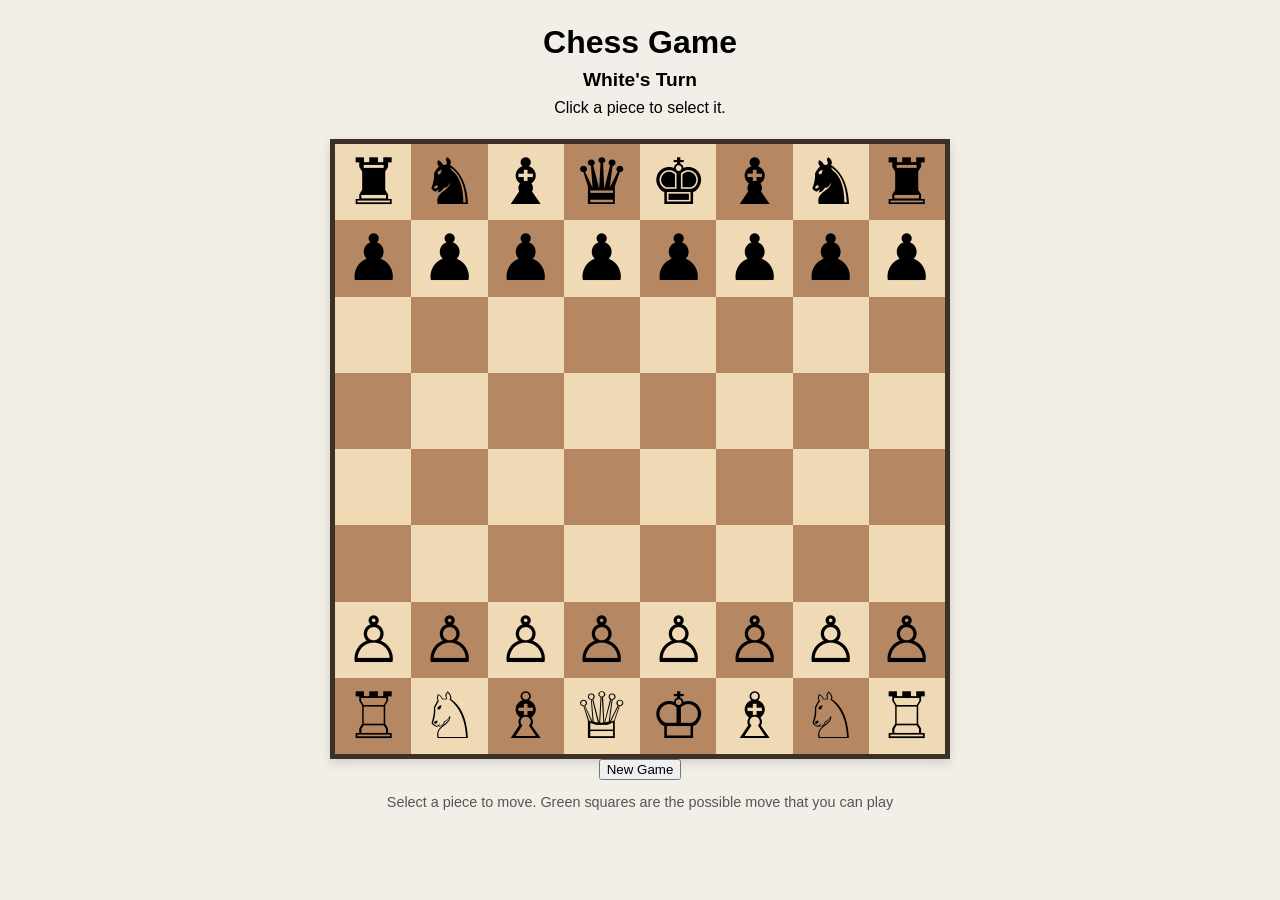
<file: Chess/index.html>
<!DOCTYPE html>
<html lang="en">

<head>
    <meta charset="UTF-8">
    <meta name="viewport" content="width=device-width, initial-scale=1.0">
    <title>Chess </title>
    <link rel="stylesheet" href="chess.css">
</head>

<body>
    <main class="game">
        <h1> Chess Game</h1>
        <p id="turnText">White's Turn</p>
        <p id="message"> Click a piece to select it.</p>

        <div id="board" class="board" aria-label="Chess Board"></div>
        <button id="resetButton">New Game </button>
        <p class="help"> Select a piece to move. Green squares are the possible move that you can play </p>
    </main>
    <script src="chess.js"></script>
</body>

</html>
</file>
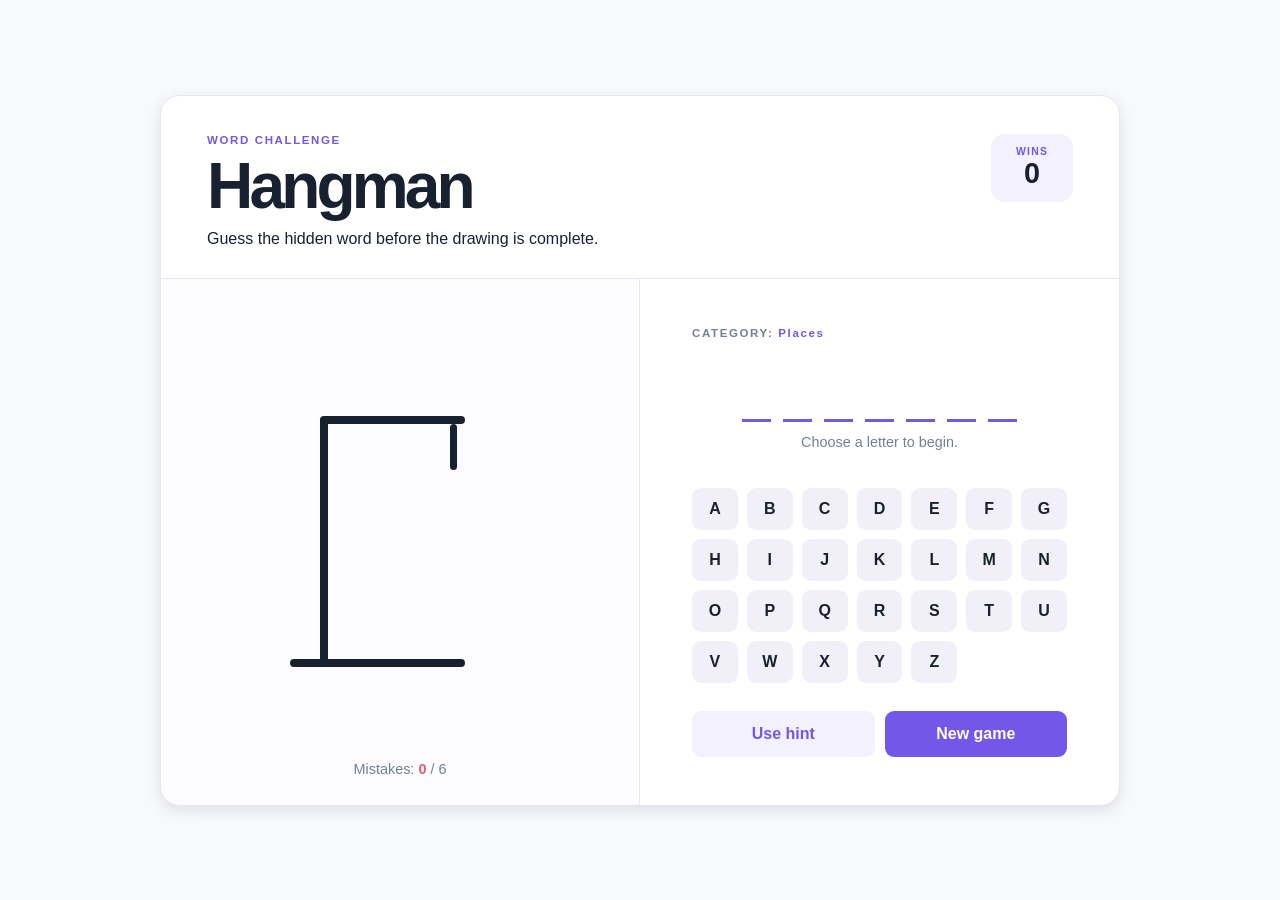
<file: Hang-Man/index.html>
<!DOCTYPE html>
<html lang="en">
<head>
  <meta charset="UTF-8" />
  <meta name="viewport" content="width=device-width, initial-scale=1.0" />
  <title>Hangman Challenge</title>
  <link rel="stylesheet" href="hang_man.css" >
</head>
<body>
  <main class="game-card">
    <header class="game-header">
      <div>
        <p class="eyebrow">WORD CHALLENGE</p>
        <h1>Hangman</h1>
        <p class="subtitle">Guess the hidden word before the drawing is complete.</p>
      </div>
      <div class="score-box" aria-label="Games won">
        <span>WINS</span>
        <strong id="wins">0</strong>
      </div>
    </header>

    <section class="game-area">
      <div class="hangman-panel" aria-label="Hangman drawing">
        <div class="gallows">
          <span class="beam"></span>
          <span class="rope"></span>
          <span class="post"></span>
          <span class="base"></span>
          <div class="figure">
            <span class="head body-part"></span>
            <span class="torso body-part"></span>
            <span class="arm-left body-part"></span>
            <span class="arm-right body-part"></span>
            <span class="leg-left body-part"></span>
            <span class="leg-right body-part"></span>
          </div>
        </div>
        <p class="mistakes">Mistakes: <strong id="mistakes">0</strong> / 6</p>
      </div>

      <div class="play-panel">
        <p class="category">CATEGORY: <span id="category">—</span></p>
        <div id="word" class="word" aria-live="polite"></div>
        <p id="status" class="status">Choose a letter to begin.</p>
        <div id="keyboard" class="keyboard" aria-label="Letter keyboard"></div>
        <div class="game-actions">
          <button id="hint" class="hint" type="button">Use hint</button>
          <button id="newGame" class="new-game" type="button">New game</button>
        </div>
      </div>
    </section>
  </main>
  <script src="hang_man.js"></script>
</body>
</html>
</file>
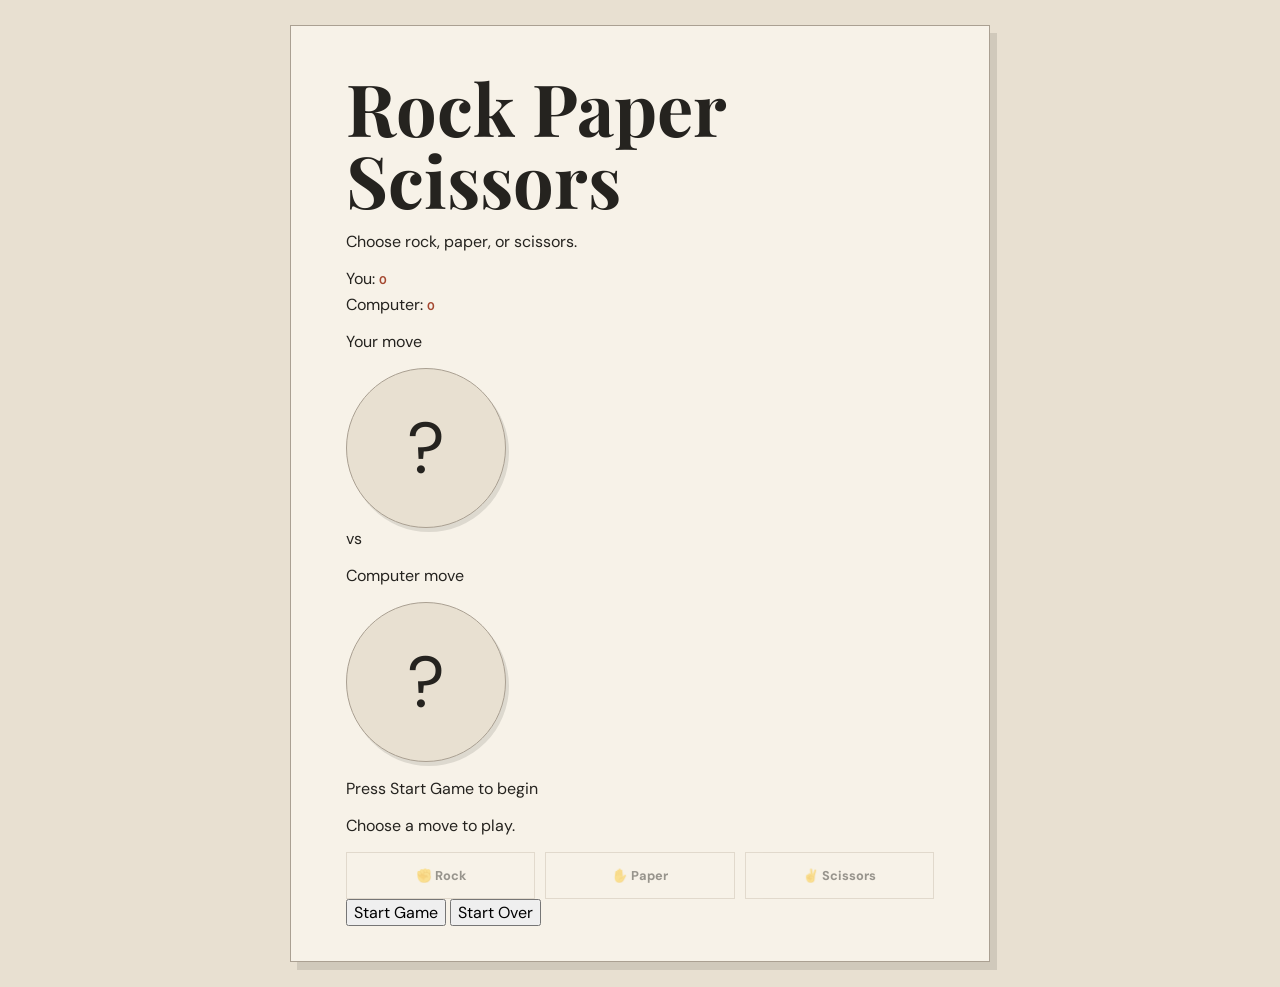
<file: Rock-Paper-Scissor/index.html>
<!DOCTYPE html>
<html>
<head>
    <title>Rock Paper Scissor</title>
    <link rel="stylesheet" href="rock_paper_scissor.css">
</head>
<body>
    <div class="game">
        <h1>Rock Paper Scissors</h1>
        <p>Choose rock, paper, or scissors.</p>

        <div class="score">
            <div>You: <span id="playerScore">0</span></div>
            <div>Computer: <span id="computerScore">0</span></div>
        </div>

        <div class="moves">
            <div>
                <p>Your move</p>
                <div class="hand" id="playerHand">?</div>
            </div>
            <div class="vs">vs</div>
            <div>
                <p>Computer move</p>
                <div class="hand" id="computerHand">?</div>
            </div>
        </div>

        <p id="result">Press Start Game to begin</p>
        <p id="message">Choose a move to play.</p>

        <div class="choices">
            <button class="choice" data-choice="rock" disabled>✊ Rock</button>
            <button class="choice" data-choice="paper" disabled>✋ Paper</button>
            <button class="choice" data-choice="scissors" disabled>✌️ Scissors</button>
        </div>

        <button id="startButton">Start Game</button>
        <button id="resetButton">Start Over</button>
    </div>

    <script src="rock_paper_scissor.js"></script>
</body>
</html>
</file>
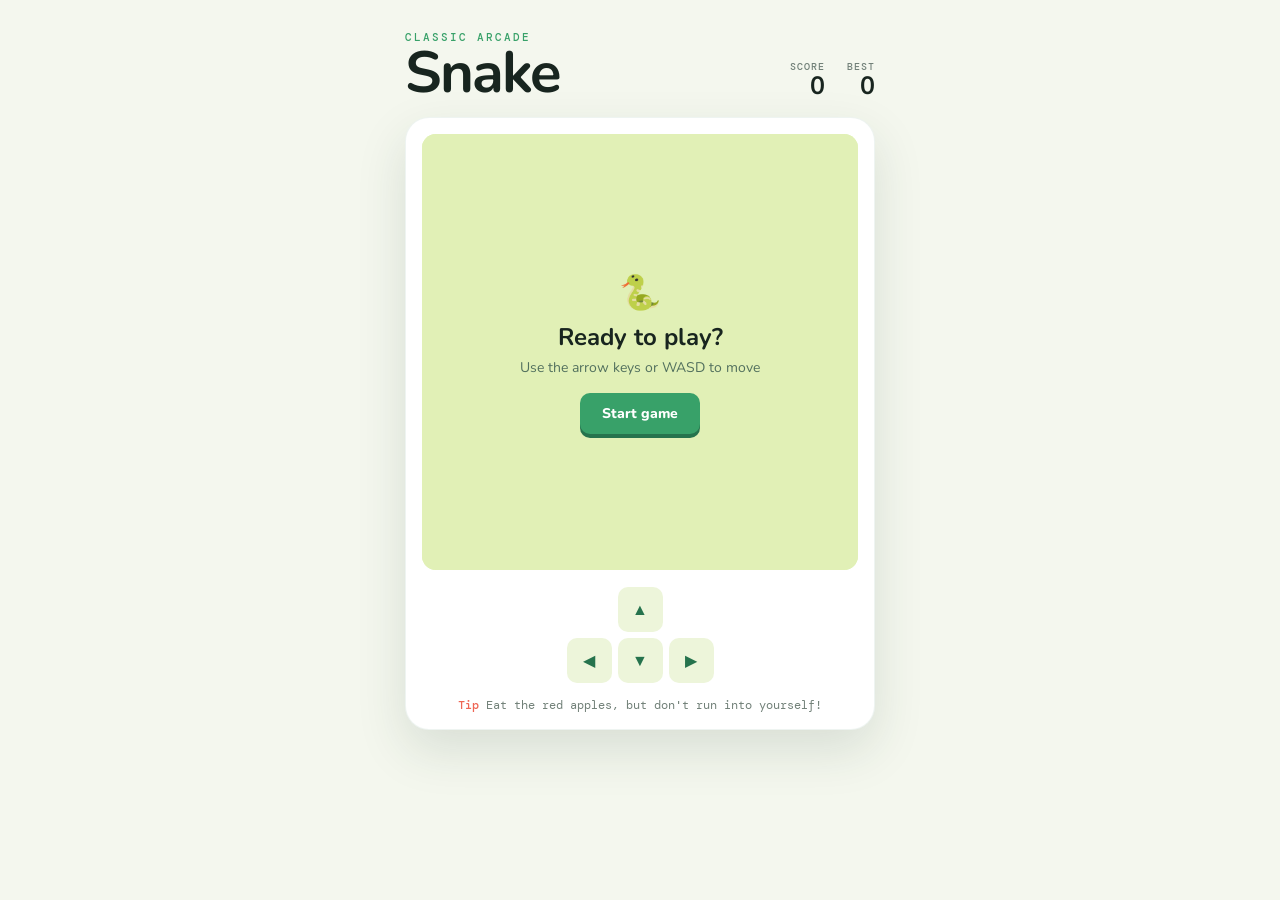
<file: Snake/index.html>
<!DOCTYPE html>
<html lang="en">
<head>
  <meta charset="UTF-8">
  <meta name="viewport" content="width=device-width, initial-scale=1.0">
  <title>Snake | Classic Arcade Game</title>
  <link rel="stylesheet" href="snake.css">
</head>
<body>
  <main class="game-shell">
    <header class="game-header">
      <div>
        <p class="eyebrow">CLASSIC ARCADE</p>
        <h1>Snake</h1>
      </div>

      <div class="score-board" aria-label="Game scores">
        <div>
          <span>Score</span>
          <strong id="score">0</strong>
        </div>
        <div>
          <span>Best</span>
          <strong id="best-score">0</strong>
        </div>
      </div>
    </header>

    <section class="game-card">
      <div class="canvas-wrap">
        <canvas id="game-board" width="400" height="400" aria-label="Snake game board"></canvas>

        <div class="game-message" id="game-message">
          <span class="message-icon">🐍</span>
          <h2 id="message-title">Ready to play?</h2>
          <p id="message-text">Use the arrow keys or WASD to move</p>
          <button id="start-button" type="button">Start game</button>
        </div>
      </div>

      <div class="controls" aria-label="Touch controls">
        <button class="direction up" data-direction="up" aria-label="Move up">▲</button>
        <button class="direction left" data-direction="left" aria-label="Move left">◀</button>
        <button class="direction down" data-direction="down" aria-label="Move down">▼</button>
        <button class="direction right" data-direction="right" aria-label="Move right">▶</button>
      </div>

      <p class="tip"><span>Tip</span> Eat the red apples, but don't run into yourself!</p>
    </section>
  </main>

  <script src="snake.js"></script>
</body>
</html>
</file>
<file: Chess/chess.css>
* {
    box-sizing: border-box;
}

body {
    margin: 0;
    padding: 24px;
    background: #f2efe8;
    color: black;
    font-family: Arial, sans-serif;
    text-align: center;
}

.game {
    width: min(100%, 620px);
    margin: 0 auto;
}

h1 {
    margin: 0 0 8px;
}

#turnText {
    margin: 8px 0;
    font-size: 1.2rem;
    font-weight: bold;
}

#message {
    min-height: 24px;
    margin: 8px 0 16px;
}

.board {
    display: grid;
    grid-template-columns: repeat(8, minmax(0, 1fr));
    grid-template-rows: repeat(8, minmax(0, 1fr));
    width: 100%;
    aspect-ratio: 1/1;
    border: 5px solid #3d3026;
    box-shadow: 0 4px 10px #0002;
    overflow: hidden;

}

.square {
    display: flex;
    align-items: center;
    justify-content: center;
    width: 100%;
    height: 100%;
    min-width: 0;
    min-height: 0;
    border: 0;
    padding: 0;
    font-size: clamp(2rem, 8vw, 4rem);
    line-height: 1;
    cursor: pointer;
}

.light {
    background: #f0d9b5;
}

.dark {
    background: #b58863;
}

.square.selected {
    outline: 4px solid #e0a400;
    ;
    outline-offset: -4px;
}

.square.possible-move {
    box-shadow: inset 0 0 0 5px #4b8f45;
}

.square:hover {
    filter: brightness(1.08);
}

#resetButton:hover {
    background: #604938;
}

.help {
    color: #555;
    font-size: 0.9rem;
}

@media (max-width: 420px) {
    body {
        padding: 12px;
    }

    .board {
        border-width: 3px;
    }

}
</file>
<file: Hang-Man/hang_man.css>
* {
  box-sizing: border-box;
}

body {
  margin: 0;
  min-height: 100vh;
  display: grid;
  place-items: center;
  padding: 24px;
  color: #18212f;
  background: #f8f9fc;
  font-family: Arial, sans-serif;
}

.game-card {
  width: 960px;
  max-width: 100%;
  overflow: hidden;
  background: white;
  border: 1px solid #e8e7ef;
  border-radius: 20px;
  box-shadow: 0 5px 15px rgba(0, 0, 0, 0.1);
}

.game-header {
  display: flex;
  align-items: flex-start;
  justify-content: space-between;
  padding: 38px 46px 30px;
  border-bottom: 1px solid #e8e7ef;
}

.eyebrow,
.category {
  margin: 0 0 8px;
  color: #7357e8;
  font-size: .72rem;
  font-weight: 700;
  letter-spacing: .14em;
}

h1 {
  margin: 0;
  font-family: Arial, sans-serif;
  font-size: 4rem;
  letter-spacing: -.06em;
  line-height: 1;
}

.subtitle {
    margin: 12px 0 0;
    color: var(--muted);
}

.score-box {
  min-width: 82px;
  padding: 12px 16px;
  text-align: center;
  background: #f4f1ff;
  border-radius: 14px;
}

.score-box span {
  display: block;
  color: #7357e8;
  font-size: .65rem;
  font-weight: 700;
  letter-spacing: .12em;
}

.score-box strong {
  font-family: Arial, sans-serif;
  font-size: 1.8rem;
}

.game-area {
  display: grid;
  grid-template-columns: 1fr 1fr;
  min-height: 480px;
}

.hangman-panel {
  position: relative;
  display: grid;
  place-items: center;
  padding: 32px;
  background: #fcfbff;
  border-right: 1px solid #e8e7ef;
}

.gallows {
  position: relative;
  width: 220px;
  height: 275px;
}

.gallows span {
  position: absolute;
  display: block;
  background: #18212f;
  border-radius: 4px;
}

.beam {
  top: 12px;
  left: 30px;
  width: 145px;
  height: 8px;
}

.rope {
  top: 20px;
  left: 160px;
  width: 7px;
  height: 46px;
}

.post {
  bottom: 12px;
  left: 30px;
  width: 8px;
  height: 250px;
}

.base {
  bottom: 12px;
  left: 0;
  width: 175px;
  height: 8px;
}

.figure {
  position: absolute;
  top: 66px;
  left: 115px;
  width: 90px;
  height: 200px;
}

.figure .head {
  top: 0;
  left: 22px;
}

.body-part {
  position: absolute;
  display: block;
  opacity: 0;
  background: #7357e8;
  transition: opacity .25s;
}

.head {
  top: 0;
  left: 22px;
  width: 54px;
  height: 54px;
  border: 7px solid #7357e8;
  border-radius: 50%;
  background: transparent;
}

.torso {
  top: 54px;
  left: 47px;
  width: 7px;
  height: 72px;
}

.arm-left,
.arm-right {
  top: 65px;
  width: 7px;
  height: 60px;
  transform-origin: top;
}

.arm-left {
  left: 47px;
  transform: rotate(42deg);
}

.arm-right {
  left: 48px;
  transform: rotate(-42deg);
}

.leg-left,
.leg-right {
  top: 116px;
  left: 48px;
  width: 7px;
  height: 67px;
  transform-origin: top;
}

.leg-left {
  transform: rotate(35deg);
}

.leg-right {
  transform: rotate(-35deg);
}

.mistakes {
  position: absolute;
  bottom: 28px;
  margin: 0;
  color: #718096;
  font-size: .9rem;
}

.mistakes strong {
  color: #e65c68;
}

.play-panel {
  padding: 48px 52px;
}

.category {
  color: #718096;
}

.category span {
  color: #7357e8;
}

.word {
  display: flex;
  justify-content: center;
  gap: 12px;
  min-height: 58px;
  margin: 25px 0 12px;
  color: #18212f;
  font-family: Arial, sans-serif;
  font-size: 2.7rem;
  font-weight: 700;
  letter-spacing: .08em;
}

.letter {
  width: 29px;
  text-align: center;
  border-bottom: 3px solid #7357e8;
}

.status {
  min-height: 24px;
  margin: 0 0 30px;
  color: #718096;
  text-align: center;
  font-size: .9rem;
}

.status.success {
  color: #2c9a70;
  font-weight: 700;
}

.status.failure {
  color: #e65c68;
  font-weight: 700;
}

.keyboard {
  display: grid;
  grid-template-columns: repeat(7, 1fr);
  gap: 9px;
}

.key,
.new-game {
  border: 0;
  border-radius: 9px;
  font: inherit;
  font-weight: 700;
  cursor: pointer;
  transition: transform .15s, background .15s;
}

.key {
  height: 42px;
  color: #18212f;
  background: #f1f0f8;
}

.key:hover:not(:disabled) {
  color: white;
  background: #7357e8;
  transform: translateY(-2px);
}

.key:disabled {
  cursor: not-allowed;
  opacity: .4;
}

.key.correct {
  color: white;
  background: #55b88b;
}

.key.wrong {
  color: white;
  background: #e65c68;
}

.game-actions {
  display: grid;
  grid-template-columns: 1fr 1fr;
  gap: 10px;
  margin-top: 28px;
}

.new-game,
.hint {
  width: 100%;
  padding: 14px;
  border: 0;
  border-radius: 9px;
  font: inherit;
  font-weight: 700;
  cursor: pointer;
  transition: transform .15s, background .15s;
}

.new-game {
  color: white;
  background: #7357e8;
}

.hint {
  color: #7357e8;
  background: #f4f1ff;
}

.new-game:hover,
.hint:hover:not(:disabled) {
  transform: translateY(-2px);
}

.new-game:hover {
  background: #5e43d0;
}

.hint:disabled {
  cursor: not-allowed;
  opacity: .45;
}

@media (max-width: 700px) {
  .game-header {
    padding: 28px 24px;
  }

  h1 {
    font-size: 2.8rem;
  }

  .game-area {
    grid-template-columns: 1fr;
  }

  .hangman-panel {
    min-height: 350px;
    border-right: 0;
    border-bottom: 1px solid #e8e7ef;
  }

  .play-panel {
    padding: 32px 24px;
  }

  .word {
    gap: 7px;
    font-size: 2rem;
  }

  .keyboard {
    gap: 6px;
  }

  .key {
    height: 38px;
    font-size: .85rem;
  }
}
</file>
<file: Rock-Paper-Scissor/rock_paper_scissor.css>
@import url('https://fonts.googleapis.com/css2?family=DM+Sans:wght@400;500;700&family=Playfair+Display:wght@600;700&display=swap');

:root {
    --background: #e8e0d1;
    --card: #f7f2e8;
    --text: #25231f;
    --muted: #716b60;
    --accent: #a4472f;
    --border: #c8bdab;
}

* {
    box-sizing: border-box;
}

body {
    min-height: 100vh;
    margin: 0;
    padding: 25px 15px;
    display: grid;
    place-items: center;
    background: var(--background);
    color: var(--text);
    font-family: 'DM Sans', Arial, sans-serif;
}

.game {
    width: 100%;
    max-width: 700px;
    padding: 45px 55px 35px;
    border: 1px solid #aaa092;
    background: var(--card);
    box-shadow: 7px 8px 0 rgba(37, 35, 31, .12);
}

.intro {
    margin-bottom: 32px;
}

.eyebrow,
.side-label,
.score span {
    color: var(--accent);
    font-size: .7rem;
    font-weight: 700;
    letter-spacing: .1em;
    text-transform: uppercase;
}

.eyebrow {
    margin: 0 0 12px;
}

h1 {
    margin: 0;
    font-family: 'Playfair Display', Georgia, serif;
    font-size: clamp(2.4rem, 7vw, 4.5rem);
    line-height: 1;
}

.quote {
    margin: 16px 0 0;
    color: var(--muted);
}

.scoreboard {
    display: flex;
    align-items: center;
    justify-content: center;
    gap: 65px;
    margin-bottom: 20px;
    padding: 15px;
    border-top: 1px solid var(--border);
    border-bottom: 1px solid var(--border);
}

.score {
    display: grid;
    gap: 5px;
}

.score strong {
    font-size: 2.2rem;
    font-weight: 500;
}

.score-divider {
    color: var(--accent);
    font-size: 1.7rem;
}

.round-timer {
    display: flex;
    align-items: center;
    gap: 12px;
    width: fit-content;
    margin: 0 auto 25px;
    padding: 6px 8px 6px 12px;
    border: 1px solid var(--border);
    color: var(--muted);
    font-size: .7rem;
    text-transform: uppercase;
}

.round-timer strong {
    display: grid;
    width: 28px;
    height: 28px;
    place-items: center;
    border-radius: 50%;
    background: var(--text);
    color: var(--card);
}

.round-timer.urgent {
    border-color: var(--accent);
    color: var(--accent);
}

.round-timer.urgent strong {
    background: var(--accent);
}

.round-timer.resting strong {
    background: var(--border);
    color: var(--text);
}

.battle {
    display: grid;
    grid-template-columns: 1fr auto 1fr;
    align-items: center;
    gap: 25px;
    margin-bottom: 25px;
}

.side {
    display: grid;
    justify-items: center;
    gap: 10px;
}

.hand {
    display: grid;
    width: 160px;
    max-width: 100%;
    aspect-ratio: 1;
    place-items: center;
    border: 1px solid #aaa092;
    border-radius: 50%;
    background: var(--background);
    box-shadow: 3px 4px 0 rgba(37, 35, 31, .12);
    font-size: 4.5rem;
}

.versus {
    color: var(--accent);
    font-family: Georgia, serif;
    font-style: italic;
}

.result {
    margin: 0 0 7px;
    font-family: 'Playfair Display', Georgia, serif;
    font-size: 1.5rem;
    font-weight: 700;
}

.message {
    min-height: 22px;
    margin: 0 0 25px;
    color: var(--muted);
    font-size: .85rem;
}

.choices {
    display: grid;
    grid-template-columns: repeat(3, 1fr);
    gap: 10px;
}

button {
    font: inherit;
    cursor: pointer;
}

.choice {
    display: grid;
    justify-items: center;
    gap: 7px;
    padding: 14px 8px;
    border: 1px solid var(--border);
    background: transparent;
    color: var(--text);
    font-size: .8rem;
    font-weight: 700;
}

.choice:hover:not(:disabled) {
    border-color: var(--accent);
    background: #f1e5d1;
}

.choice:disabled {
    cursor: not-allowed;
    opacity: .45;
}

.choice-icon {
    font-size: 1.8rem;
}

.game-actions {
    display: flex;
    justify-content: center;
    align-items: center;
    gap: 22px;
    margin-top: 22px;
}

.start {
    padding: 11px 24px;
    border: 0;
    background: var(--accent);
    color: var(--card);
    font-size: .8rem;
    font-weight: 700;
}

.start:hover {
    background: #823725;
}

.reset {
    padding: 8px 0;
    border: 0;
    background: transparent;
    color: var(--muted);
    font-size: .75rem;
    text-decoration: underline;
}

.reset:hover {
    color: var(--accent);
}

button:focus-visible {
    outline: 2px solid #d6aa48;
    outline-offset: 3px;
}

@media (max-width: 520px) {
    body {
        padding: 12px 8px;
    }

    .game {
        padding: 30px 16px 25px;
    }

    .scoreboard {
        gap: 35px;
    }

    .battle {
        gap: 8px;
    }

    .hand {
        font-size: 3.5rem;
    }

    .side-label {
        font-size: .6rem;
    }
}
</file>
<file: Snake/snake.css>
@import url('https://fonts.googleapis.com/css2?family=DM+Mono:wght@400;500&family=Nunito:wght@700;800;900&display=swap');

:root {
  --dark-green: #26734d;
  --green: #38a169;
  --light-green: #dff0b0;
  --page-background: #f4f7ee;
  --text: #18251f;
  --gray: #718078;
  --red: #ee6654;
}

* {
  box-sizing: border-box;
}

body {
  min-height: 100vh;
  margin: 0;
  padding: 30px 18px;
  background: var(--page-background);
  color: var(--text);
  font-family: 'Nunito', sans-serif;
}

.game-shell {
  width: min(100%, 470px);
  margin: 0 auto;
}

.game-header {
  display: flex;
  align-items: flex-end;
  justify-content: space-between;
  margin-bottom: 18px;
}

.eyebrow {
  margin: 0 0 3px;
  color: var(--green);
  font: 500 11px 'DM Mono', monospace;
  letter-spacing: 2px;
}

h1 {
  margin: 0;
  font-size: clamp(42px, 11vw, 58px);
  line-height: .9;
  letter-spacing: -2px;
}

.score-board {
  display: flex;
  gap: 22px;
  text-align: right;
}

.score-board div {
  display: grid;
  gap: 1px;
}

.score-board span {
  color: var(--gray);
  font: 500 10px 'DM Mono', monospace;
  text-transform: uppercase;
  letter-spacing: 1px;
}

.score-board strong {
  font-size: 25px;
  line-height: 1;
}

.game-card {
  padding: 16px;
  border: 1px solid rgba(38, 115, 77, .08);
  border-radius: 24px;
  background: white;
  box-shadow: 0 20px 50px rgba(30, 63, 43, .13);
}

.canvas-wrap {
  position: relative;
  overflow: hidden;
  border-radius: 14px;
  background: var(--light-green);
}

canvas {
  display: block;
  width: 100%;
  height: auto;
}

.game-message {
  position: absolute;
  inset: 0;
  display: grid;
  place-content: center;
  justify-items: center;
  padding: 20px;
  background: rgba(226, 241, 183, .9);
  text-align: center;
  transition: opacity .2s ease, visibility .2s ease;
}

.game-message.hidden {
  opacity: 0;
  visibility: hidden;
  pointer-events: none;
}

.message-icon {
  margin-bottom: 5px;
  font-size: 34px;
}

.game-message h2 {
  margin: 0;
  font-size: 24px;
}

.game-message p {
  margin: 5px 0 16px;
  color: #52705e;
  font-size: 14px;
}

button {
  border: 0;
  font: inherit;
  cursor: pointer;
  -webkit-tap-highlight-color: transparent;
}

#start-button {
  padding: 11px 22px;
  border-radius: 10px;
  background: var(--green);
  color: white;
  font-size: 14px;
  font-weight: 800;
  box-shadow: 0 4px 0 var(--dark-green);
}

#start-button:active {
  transform: translateY(2px);
  box-shadow: 0 2px 0 var(--dark-green);
}

.controls {
  display: grid;
  grid-template: repeat(2, 45px) / repeat(3, 45px);
  gap: 6px;
  justify-content: center;
  margin: 17px auto 14px;
}

.direction {
  border-radius: 10px;
  background: #edf5da;
  color: var(--dark-green);
  font-size: 16px;
  transition: background .15s, transform .1s;
}

.direction:hover,
.direction:active {
  background: #c9e878;
  transform: scale(.94);
}

.up {
  grid-column: 2;
}

.left {
  grid-column: 1;
  grid-row: 2;
}

.down {
  grid-column: 2;
  grid-row: 2;
}

.right {
  grid-column: 3;
  grid-row: 2;
}

.tip {
  margin: 0;
  color: var(--gray);
  text-align: center;
  font: 12px 'DM Mono', monospace;
}

.tip span {
  color: var(--red);
  font-weight: 500;
}

@media (max-width: 430px) {
  body {
    padding: 20px 12px;
  }

  .game-card {
    padding: 11px;
    border-radius: 19px;
  }

  .game-header {
    padding: 0 4px;
  }
}
</file>
